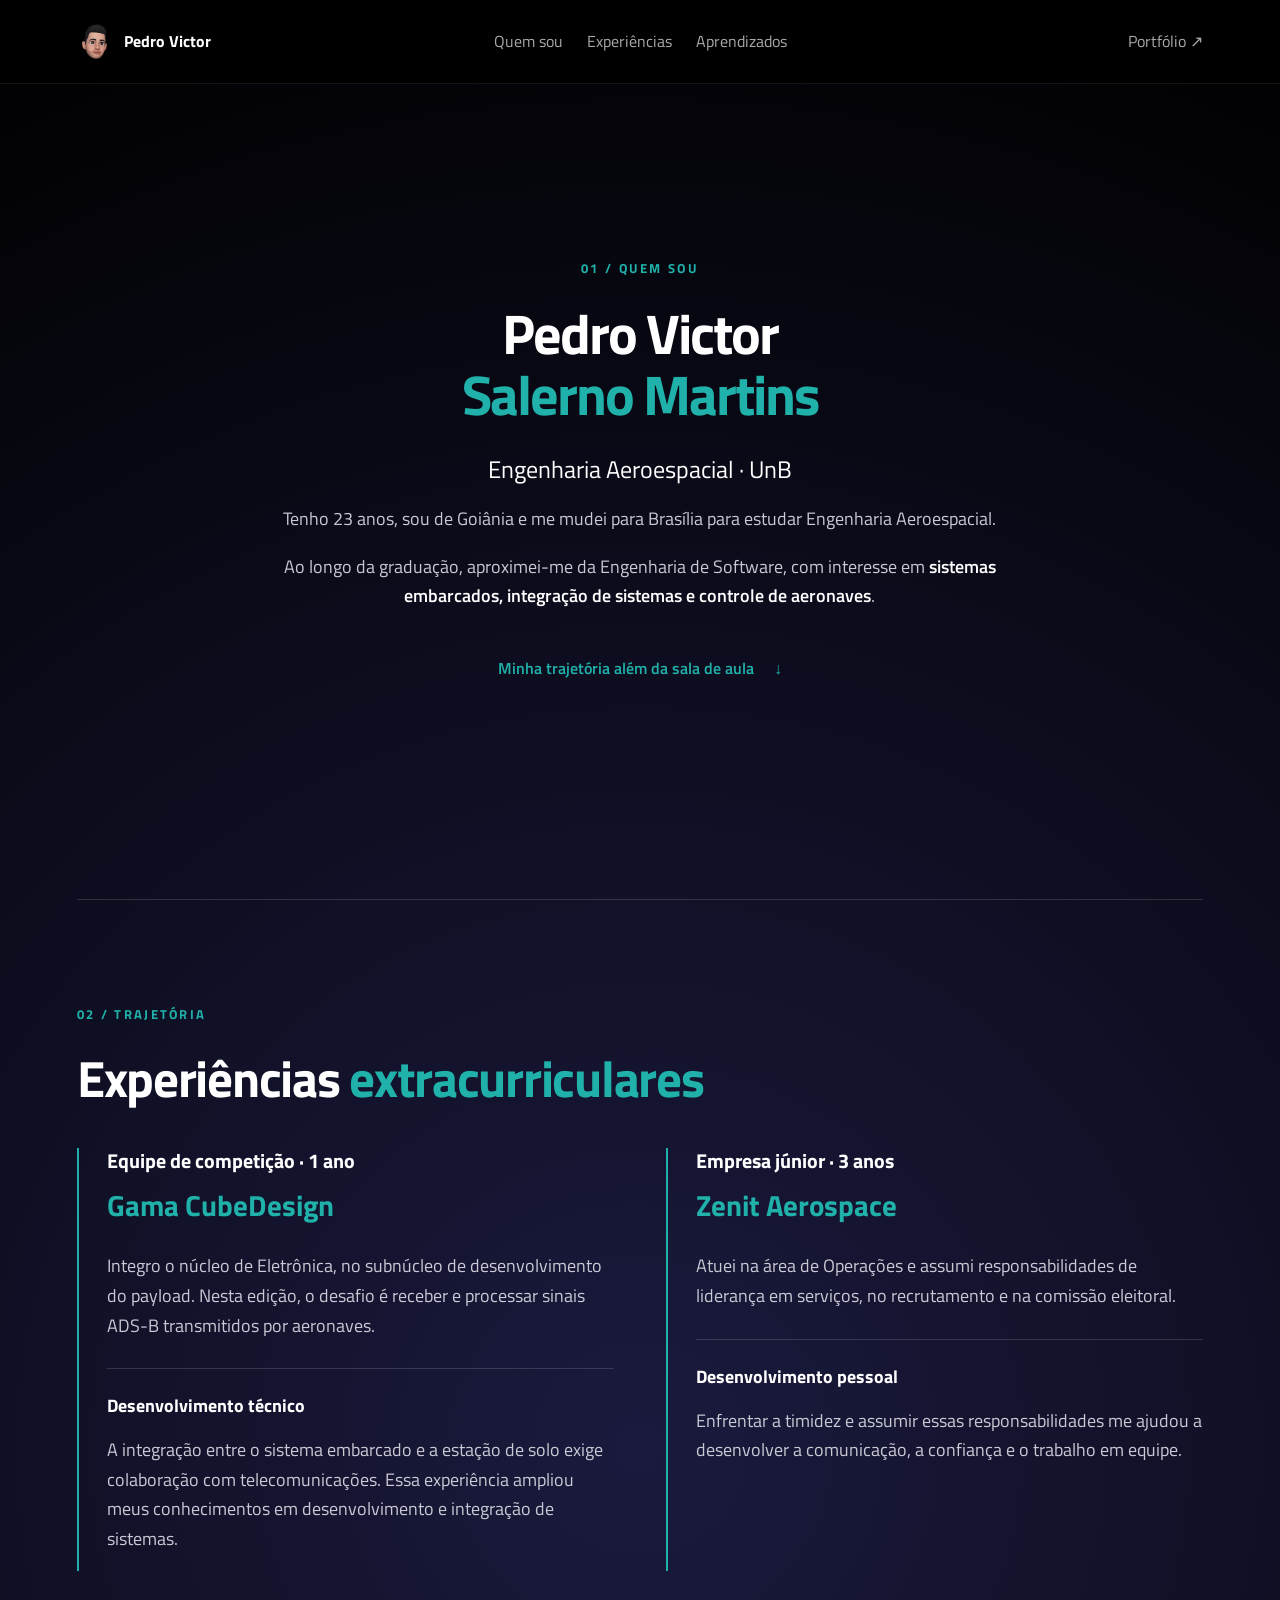
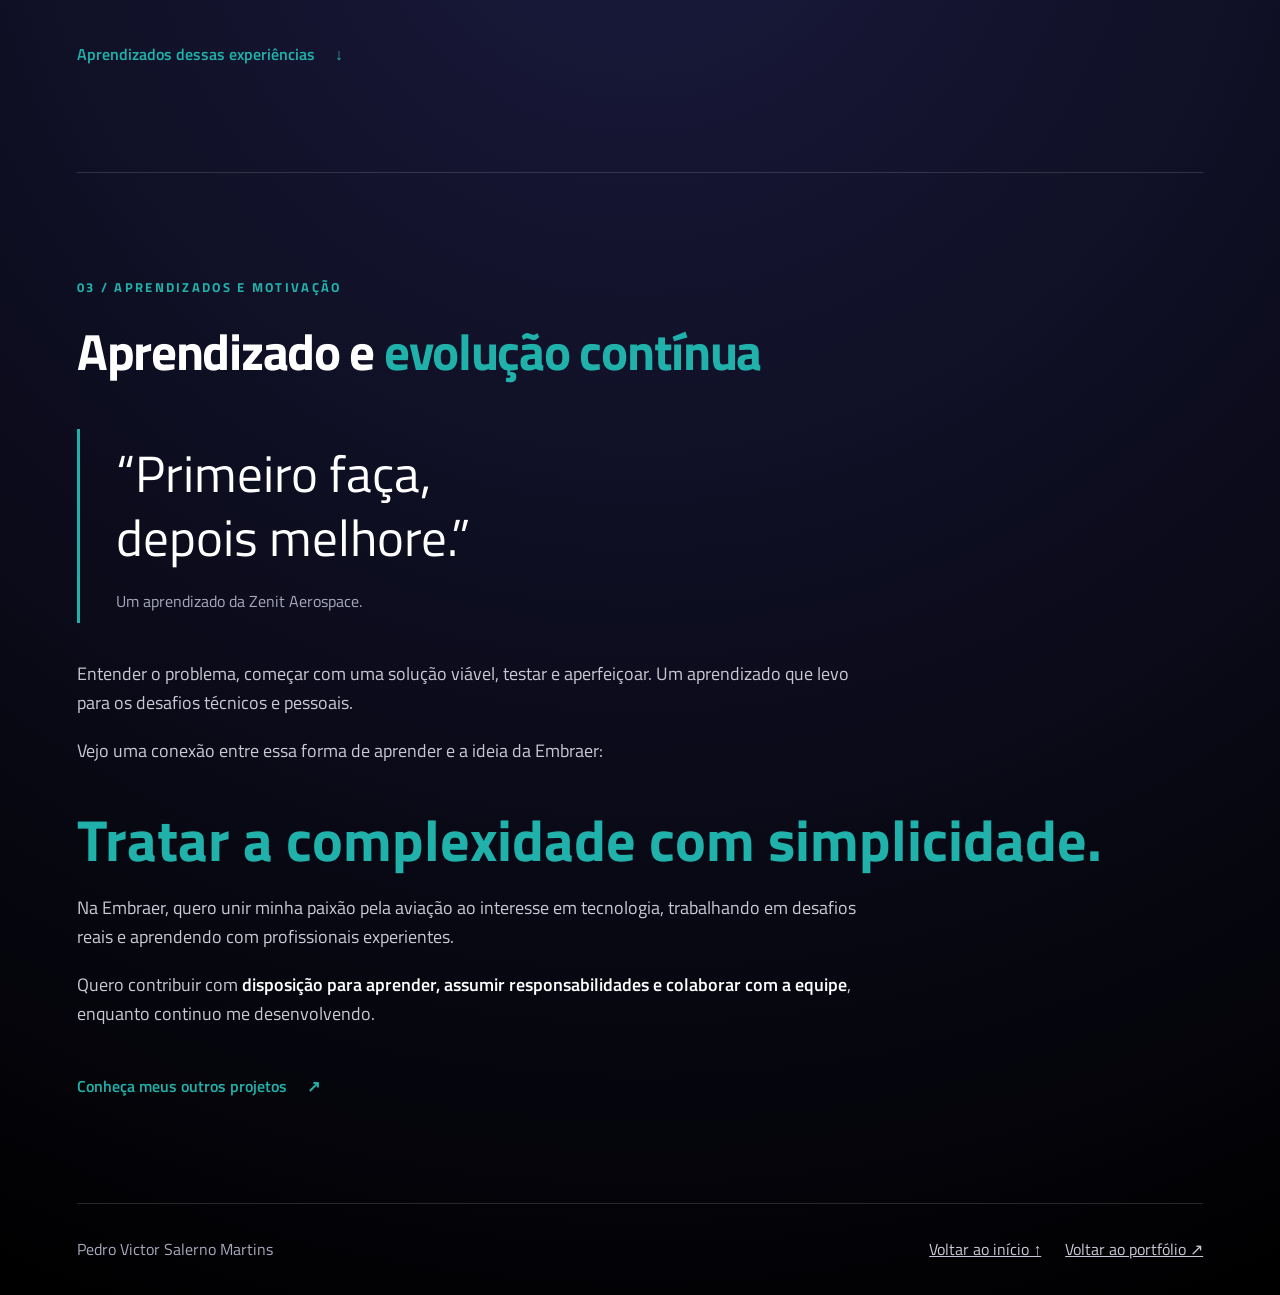
<file: apresentacao.html>
<!DOCTYPE html>
<html lang="pt-BR">
<head>
<meta charset="UTF-8"><meta name="viewport" content="width=device-width, initial-scale=1.0">
<title>Apresentação | Pedro Victor</title>
<meta name="description" content="Conheça minha trajetória em Engenharia Aeroespacial, meu interesse em software e o desenvolvimento do payload ADS-B no Gama CubeDesign.">
<link rel="preconnect" href="https://fonts.googleapis.com"><link rel="preconnect" href="https://fonts.gstatic.com" crossorigin>
<link href="https://fonts.googleapis.com/css2?family=Titillium+Web:wght@400;600;700;900&display=swap" rel="stylesheet">
<link rel="stylesheet" href="style.css"><link rel="stylesheet" href="apresentacao.css">
</head>
<body class="presentation">
<a class="skip-link" href="#quem-sou">Pular para o conteúdo</a>
<header><div class="interface nav"><a class="brand" href="index.html" aria-label="Voltar ao portfólio"><img src="imagens/foto_barraFuncoes.png" alt="" width="35" height="35"><span>Pedro Victor</span></a><nav class="section-nav" aria-label="Seções da apresentação"><ul><li><a href="#quem-sou">Quem sou</a></li><li><a href="#trajetoria">Experiências</a></li><li><a href="#motivacao">Aprendizados</a></li></ul></nav><a class="portfolio-link" href="index.html">Portfólio ↗</a></div></header>
<main>
<section class="chapter hero" id="quem-sou" aria-labelledby="title">
<div>
<p class="eyebrow">01 / QUEM SOU</p>
<h1 id="title">Pedro Victor<br><span>Salerno Martins</span></h1>
<p class="lead">Engenharia Aeroespacial · UnB</p>
<p>Tenho 23 anos, sou de Goiânia e me mudei para Brasília para estudar Engenharia Aeroespacial.</p>
<p>Ao longo da graduação, aproximei-me da Engenharia de Software, com interesse em <strong>sistemas embarcados, integração de sistemas e controle de aeronaves</strong>.</p>
<a class="next" href="#trajetoria">Minha trajetória além da sala de aula <span aria-hidden="true">↓</span></a>
</div>
</section>
<section class="chapter" id="trajetoria" aria-labelledby="trajectory-title">
<p class="eyebrow">02 / TRAJETÓRIA</p><h2 id="trajectory-title">Experiências <span>extracurriculares</span></h2>
<div class="trajectory">
<article>
<h3>Equipe de competição · 1 ano</h3>
<p class="milestone">Gama CubeDesign</p>
<p>Integro o núcleo de Eletrônica, no subnúcleo de desenvolvimento do payload. Nesta edição, o desafio é receber e processar sinais ADS-B transmitidos por aeronaves.</p>
<div class="experience-challenge">
<h4>Desenvolvimento técnico</h4>
<p>A integração entre o sistema embarcado e a estação de solo exige colaboração com telecomunicações. Essa experiência ampliou meus conhecimentos em desenvolvimento e integração de sistemas.</p>
</div>
</article>
<article>
<h3>Empresa júnior · 3 anos</h3>
<p class="milestone">Zenit Aerospace</p>
<p>Atuei na área de Operações e assumi responsabilidades de liderança em serviços, no recrutamento e na comissão eleitoral.</p>
<div class="experience-challenge">
<h4>Desenvolvimento pessoal</h4>
<p>Enfrentar a timidez e assumir essas responsabilidades me ajudou a desenvolver a comunicação, a confiança e o trabalho em equipe.</p>
</div>
</article>
</div>
<a class="next" href="#motivacao">Aprendizados dessas experiências <span aria-hidden="true">↓</span></a>
</section>
<section class="chapter motivation" id="motivacao" aria-labelledby="motivation-title">
<p class="eyebrow">03 / APRENDIZADOS E MOTIVAÇÃO</p><h2 id="motivation-title">Aprendizado e <span>evolução contínua</span></h2>
<blockquote>“Primeiro faça,<br>depois melhore.”<cite>Um aprendizado da Zenit Aerospace.</cite></blockquote>
<div class="reflection">
<p>Entender o problema, começar com uma solução viável, testar e aperfeiçoar. Um aprendizado que levo para os desafios técnicos e pessoais.</p>
<p>Vejo uma conexão entre essa forma de aprender e a ideia da Embraer:</p>
</div>
<h3 class="embraer-principle">Tratar a complexidade com simplicidade.</h3>
<div class="reflection">
<p>Na Embraer, quero unir minha paixão pela aviação ao interesse em tecnologia, trabalhando em desafios reais e aprendendo com profissionais experientes.</p>
<p>Quero contribuir com <strong>disposição para aprender, assumir responsabilidades e colaborar com a equipe</strong>, enquanto continuo me desenvolvendo.</p>
</div>
<a class="next" href="index.html#projetos">Conheça meus outros projetos <span aria-hidden="true">↗</span></a>
</section>
</main><footer class="presentation-footer"><p>Pedro Victor Salerno Martins</p><a href="#quem-sou">Voltar ao início ↑</a><a href="index.html">Voltar ao portfólio ↗</a></footer>
</body></html>
</file>
<file: style.css>
:root {
    --main-color: #20b2aa;
    --color-text: #ffffff;
    --back-black: #000;
    --back-blue: #1a1a3e;
}

*{
    margin: 0;
    padding: 0;
    box-sizing: border-box;
    font-family: 'Titillium Web', sans-serif;
}
body{
    background: radial-gradient(circle at center, #0a0a20, #000);
    
    height: 100%;
    overflow-x: hidden
}

.interface{
    padding: 1% 10%;
}

.flex{
    display:flex;
    align-items: center;

}
.nav{
    display: flex;
}

/*------------------------------------------------navBar-------------------------------------------------------*/
header > .interface{
    display: flex;
    align-items: center;
    justify-content: space-between;
    position: fixed;
    z-index: 100;
    width: 100%;
    background-color: var(--back-black);
}
header a{ 
    color:rgb(169, 169, 169);
    text-decoration: none;
    height: auto;

    display: inline-block;
    transition: .2s;
}

header a:hover{
    color: var(--color-text);
    transform: scale(1.1);
}

header nav ul{
    list-style-type: none;
}

header nav ul li{
    display: inline-block;
    padding: 0 20px;
    transition: .5s;
}

.logo img {
    width: 35px; 
    height: auto; 
    margin-left: 10%;
}

html {
    scroll-behavior: smooth;
  }

/*------------------------------------------------textoInicial-------------------------------------------------------*/
#inicio .flex {
    height: 100vh;
    display: flex;
    flex-wrap: wrap;
    align-items: center;
    justify-content: space-around;
}

#inicio .textoInicio {
    padding: 1% 1%;
    color: var(--color-text);
    max-width: 60%;
    width: 70%;
    background-color: var(--back-black);
    border-radius: 32px;
}

#l1{
    opacity: 0.6;
    font-size: 1.6rem;
}

#l2{
    color: var(--color-text);
    font-weight: 725;
    font-size: 3rem;
}

#l4{
    font-weight: 200;
    font-size: 1.8rem;  
}

#l4 samp{
    color: var(--main-color);
    font-size: 1.8rem; 
    font-weight: 900;
}

.imagemInicio{
    width: 300px;
    height: 400px;
    background-color: var(--back-blue);
    background-image: url(imagens/minhaFoto.jpg);
    background-size:cover;
    background-position: 1%;
    position: relative;
    border-radius: 32px;
}

/*------------------------------------------------Sobre Mim-------------------------------------------------------*/
#sobreMim{
    display: flex;
    height: 100vh;
    /*background-color: var(--back-black);*/
    align-items: center;
    justify-content: space-around;
}

#sobreMim .caixa{
    margin-top: 5%;
    padding: 3% 10%;
    background-color: var(--back-black);
    border-radius: 32px;
    align-items: center;
    justify-content: space-around;
}

#sobreMim .textoSobreMim{
    align-items: center;
    justify-content: space-around;
    margin: 2% 4%;
    color: var(--color-text);
}

#sobreMim .textoSobreMim p{
    margin: 2% 0;
    text-align: justify;
}

#sobreMim .textoSobreMim h1 span{
    font-size: 32px;
    color: var(--main-color);
}

/*------------------------------------------------projetos-------------------------------------------------------*/
/* ===== Seção Projetos ===== */
#projetos {
  display: flex;
  justify-content: center;
  align-items: center;
  height: 100vh;
  background-color: var(--back-black);
  position: relative;
}

/* remove o padding interno da interface nesta seção */
#projetos > .interface {
  padding: 0;
  width: 100%;
  display: flex;
  align-items: center;
  justify-content: center;
}

#projetos .caixa2 {
    display: flex;
    justify-content: center;
    color: var(--color-text);
}

#projetos .titulo h1 span{
    font-size: 32px;
    color: var(--main-color);
}

/* caixa principal centralizada */
#projetos .caixa1 {
  width: 80%;
  max-width: 1200px;
  height: 70vh;
  background-color: var(--back-blue);
  border-radius: 28px;
  display: flex;
  flex-direction: column;
  align-items: center;
  justify-content: flex-start;
  padding: 1rem;
  box-shadow: 0 0 20px rgba(0,0,0,0.5);
  overflow: hidden;
}

/* container interno com scroll horizontal */
#projetos .flex {
  display: flex;
  flex-wrap: nowrap;           /* impede quebra de linha */
  overflow-x: auto;            /* força rolagem horizontal */
  overflow-y: hidden;
  width: 100%;
  height: 100%;
  gap: 1.2rem;
  scroll-behavior: smooth;
  padding: 1rem;
  scroll-snap-type: x mandatory;
  -webkit-overflow-scrolling: touch;
}

/* ===== Layout horizontal dos projetos ===== */
/* ===== Container com rolagem ===== */
.projects-container {
  width: 100%;
  height: 70vh; /* altura visível — pode ajustar conforme desejar */
  overflow-y: auto; /* ativa rolagem vertical */
  padding-right: 0.5rem;
  box-sizing: border-box;
  scroll-behavior: smooth;
}

/* Barra de rolagem estilizada (funciona em navegadores baseados em WebKit e Firefox moderno) */
.projects-container::-webkit-scrollbar {
  width: 10px;
}
.projects-container::-webkit-scrollbar-thumb {
  background: rgba(255, 255, 255, 0.3);
  border-radius: 6px;
}
.projects-container::-webkit-scrollbar-thumb:hover {
  background: rgba(255, 255, 255, 0.5);
}
.projects-container::-webkit-scrollbar-track {
  background: rgba(255, 255, 255, 0.05);
}

.projects-grid {
  display: flex;
  flex-wrap: wrap;           /* permite quebrar linha em telas pequenas */
  justify-content: center;   /* centraliza horizontalmente */
  align-items: flex-start;
  gap: 2.5rem;               /* espaçamento entre os blocos */
  width: 100%;
  padding: 2rem;
  box-sizing: border-box;
}

/* Cada projeto (imagem + descrição lado a lado) */
.project-item {
  display: flex;
  align-items: center;
  gap: 1.5rem;
  background-color: rgba(255, 255, 255, 0.05);
  padding: 1.5rem;
  border-radius: 20px;
  box-shadow: 0 0 15px rgba(0,0,0,0.3);
  width: 48%;                /* dois projetos lado a lado */
  max-width: 700px;
  min-width: 400px;
  transition: transform 0.3s ease, box-shadow 0.3s ease;
}

.project-item:hover {
  transform: scale(1.02);
  box-shadow: 0 0 25px rgba(0,0,0,0.4);
}

/* Imagem do projeto */
.proj-photo {
  flex: 0 0 220px;
  height: 220px;
  border-radius: 16px;
  overflow: hidden;
  background-color: #111;
}
.proj-photo img {
  width: 100%;
  height: 100%;
  object-fit: cover;
}

/* Descrição do projeto */
.proj-desc {
  flex: 1;
  color: var(--color-text);
}
.proj-desc h3 {
  margin-bottom: .5rem;
  color: var(--main-color);
  font-size: 1.3rem;
}
.proj-desc p {
  font-size: .95rem;
  line-height: 1.4;
  text-align: justify;
}
.proj-desc .tools {
  margin-top: .4rem;
  font-size: .9rem;
  opacity: .85;
}
.proj-desc a {
  margin-top: .6rem;
  color: var(--color-text);
  text-decoration: underline;
  font-weight: 600;
  display: inline-block;
}
.proj-desc a {
  position: relative;
  z-index: 5; /* garante prioridade de clique */
  pointer-events: auto;
}
.projects-container,
.caixa1 {
  pointer-events: auto;
}


/* ===== Responsividade ===== */
@media (max-width: 950px) {
  .projects-grid {
    flex-direction: column;  /* empilha os projetos no mobile */
    align-items: center;
  }

  .project-item {
    width: 90%;
    flex-direction: column;
    text-align: center;
  }

  .proj-photo {
    width: 100%;
    height: 220px;
  }
}



#p1, #p2, #p3 {
    margin: 0;
    text-align: center; /* Centraliza texto */
}

#p1 {
    font-size: 1.8rem;
    font-weight: 900;
    margin-bottom: 1rem; /* Adicionado espaço abaixo */
}

#p2 {
    color: var(--color-text);
    font-size: 1rem;
    font-weight: 400;
   
}

#p3{
    color: var(--color-text);
    font-size: 1.5rem;
    font-weight: 600;
    margin-top: 1rem; /* Espaçamento acima */
    display: block; /* Transforma o link em bloco para ocupar toda a largura disponível */
}
#p3 a{
    color: var(--color-text)
}
.descricao {
    padding: 1% 1%;
    width: 90%;
    border-radius: 20px;
    text-align: center;
}

.ferramentas {
    width: 40%;
    border-radius: 32px;
    opacity: .7;
    text-align: center;
}



/*------------------------------------------------rodape-------------------------------------------------------*/
footer{
    padding: 20px 0;
}

.emoteRodape img{
    width: 100px; 
    height: auto;
}

.rodape .btnRedeSociais button{
    width: 50px;
    height: 50px;
    margin: 0 6px;
    border-radius: 50%;
    border: 0;
    font-size: 32px;
    background-color: var(--main-color);
    cursor: pointer;
}

footer .flex{
    justify-content: space-between;
}

footer .rodape{
    padding: 20px 0;
}

footer .rodape p i{
    color: var(--main-color);
}

footer .rodape p a{
    margin-left: 4px;
    color: var(--color-text);
}

.rodape .btnRedeSociais button i.fab.fa-github{
    color: var(--back-black);
}

.rodape .btnRedeSociais button i.fab.fa-linkedin-in{
    color: var(--back-black);
}

.borda{
    border-top: 2px solid var(--main-color);
}

/*------------------------------------------------Interatividade-------------------------------------------------------*/
@media screen and (max-width:936px){
    #inicio .flex{
        margin-top: 30%;
        height: auto;
    }

    #inicio .textoInicio p{
        font-size: 1.7rem;
        padding: 3% 3%;
    }

    #sobreMim {
       height: 120vh;
    }

    #sobreMim .interface{
        padding: 15% 10%;
    }

    #projetos .interface{
        padding: 15%;
    }
}

html {
  scroll-behavior: smooth;
}

.revealed {
  animation: fadeIn 0.8s ease forwards;
}

@keyframes fadeIn {
  from {
    opacity: 0;
    transform: translateY(20px);
  }
  to {
    opacity: 1;
    transform: translateY(0);
  }
}


body {
  background: radial-gradient(circle at center, #1a1a3e, #000);
  transition: background 0.2s ease;
  height: 100%;
  overflow-x: hidden;
}


/* ===== Flex (container dos projetos) - scrollbar visível e estilizada ===== */
#projetos .flex {
  display: flex;
  flex-wrap: nowrap;
  overflow-x: auto;     /* permite rolagem horizontal */
  overflow-y: hidden;
  width: 100%;
  height: 100%;
  gap: 1.2rem;
  padding: 1rem;
  padding-bottom: 22px; /* deixa espaço para a barra de rolagem */
  scroll-behavior: smooth;
  scroll-snap-type: x mandatory;
  -webkit-overflow-scrolling: touch;
}

/* ===== WebKit (Chrome, Edge, Safari) ===== */
#projetos .flex::-webkit-scrollbar {
  height: 12px;                 /* altura da barra horizontal */
}

#projetos .flex::-webkit-scrollbar-track {
  background: rgba(255,255,255,0.04);
  border-radius: 10px;
  margin: 3px 0;                /* espaço entre track e bordas da div */
}

#projetos .flex::-webkit-scrollbar-thumb {
  background: linear-gradient(90deg, rgba(32,178,170,0.9), rgba(26,26,62,0.9));
  border-radius: 10px;
  border: 2px solid rgba(0,0,0,0.15);
  min-width: 30px;
}

/* Thumb hover */
#projetos .flex::-webkit-scrollbar-thumb:hover {
  filter: brightness(1.05);
}

/* ===== Firefox ===== */
#projetos .flex {
  scrollbar-width: thin;
  scrollbar-color: rgba(32,178,170,0.9) rgba(255,255,255,0.04);
}

/* opcional: deixa o contêiner com fundo levemente translúcido onde a scrollbar fica */
#projetos .flex::after {
  content: "";
  position: absolute;
  pointer-events: none;
}

/* Navegação com acesso à apresentação. */
@media (max-width: 760px) {
  header > .interface.nav { padding: 12px 4%; gap: 16px; }
  header .nav > .flex { min-width: 0; }
  header .navb ul { display: flex; flex-wrap: wrap; justify-content: flex-end; gap: 8px 14px; }
  header .navb ul li { padding: 0; font-size: .9rem; }
  header .logo { flex-shrink: 0; }
}

/* Layout fluido para celulares, tablets e computadores. */
html { scroll-padding-top: 110px; }
body { overflow-wrap: break-word; }
.interface { width: 100%; max-width: 1440px; margin-inline: auto; padding: 24px clamp(20px, 6vw, 88px); }
header > .interface.nav { max-width: none; top: 0; padding: 12px clamp(16px, 5vw, 72px); gap: 20px; }
header .navb ul { display: flex; flex-wrap: wrap; justify-content: flex-end; gap: 4px 20px; }
header .navb ul li { padding: 0; }
header nav a { padding-block: 10px; }
header .logo { flex-shrink: 0; }
header .nav > .flex { min-width: 0; }
#inicio .flex { min-height: 100svh; height: auto; margin-top: 0; padding-block: 110px 48px; gap: 40px; flex-wrap: nowrap; }
#inicio .textoInicio { width: auto; max-width: none; flex: 1; min-width: 0; padding: 24px; }
#inicio .textoInicio #l1 { font-size: clamp(1.15rem, 2vw, 1.6rem); }
#inicio .textoInicio #l2 { font-size: clamp(2rem, 4vw, 3rem); line-height: 1.15; }
#inicio .textoInicio #l4, #inicio .textoInicio #l4 samp { font-size: clamp(1.2rem, 2.2vw, 1.8rem); }
.imagemInicio { width: min(300px, 100%); height: auto; aspect-ratio: 3 / 4; flex-shrink: 0; }
#sobreMim { height: auto; min-height: 80svh; padding-block: 48px; }
#sobreMim .interface { padding: 24px clamp(20px, 6vw, 88px); }
#sobreMim .caixa { margin-top: 0; padding: clamp(24px, 5vw, 64px); }
#sobreMim .textoSobreMim { margin: 0; }
#sobreMim .textoSobreMim p { text-align: left; line-height: 1.7; margin-block: 20px; }
#projetos { height: auto; padding-block: 64px; }
#projetos > .interface { padding: 0 clamp(16px, 4vw, 64px); }
#projetos .caixa1 { width: 100%; height: auto; max-width: 1280px; padding: clamp(16px, 3vw, 36px); overflow: visible; }
#projetos .titulo { text-align: center; }
#projetos .flex { display: block; height: auto; padding: 0; overflow: visible; scroll-snap-type: none; }
#projetos .flex::after { content: none; }
.projects-container { height: auto; padding: 0; overflow: visible; }
.projects-grid { display: grid; grid-template-columns: repeat(2, minmax(0, 1fr)); gap: 24px; padding: 28px 0 0; }
.project-item { width: 100%; min-width: 0; max-width: none; height: 100%; flex-direction: column; align-items: stretch; padding: clamp(16px, 2vw, 24px); }
.proj-photo { flex: none; width: 100%; height: auto; aspect-ratio: 16 / 10; }
.proj-desc { min-width: 0; }
.proj-desc p { text-align: left; line-height: 1.6; }
.proj-desc a { padding-block: 10px; }
footer .flex { gap: 24px; flex-wrap: wrap; }
footer .rodape p a { overflow-wrap: anywhere; }
@media (max-width: 760px) {
  #inicio .flex { flex-direction: column; padding-top: 112px; gap: 32px; }
  #inicio .textoInicio { width: 100%; }
  #inicio .textoInicio p { padding: 0; }
  #sobreMim { min-height: 0; padding-block: 24px; }
  .projects-grid { grid-template-columns: minmax(0, 1fr); }
  .project-item { text-align: left; }
  header .navb ul { gap: 0 14px; }
  header .navb a { font-size: .9rem; }
}
@media (prefers-reduced-motion: reduce) {
  html { scroll-behavior: auto; }
  *, *::before, *::after { animation: none !important; transition: none !important; }
}
</file>
<file: apresentacao.css>
/* A apresentação reutiliza a paleta e a tipografia do portfólio. */
.presentation { color: var(--color-text); line-height: 1.65; }
.presentation header > .interface { padding: 16px max(6%, calc((100% - 1160px) / 2)); border-bottom: 1px solid #ffffff14; gap: 20px; }
.brand { display: flex; align-items: center; gap: 12px; font-weight: 700; color: white; }
.brand img { object-fit: contain; }
.presentation header nav ul { display: flex; gap: 24px; }
.presentation header nav ul li { padding: 0; }
.presentation [aria-current="page"] { color: var(--main-color); }
.presentation a:focus-visible { outline: 2px solid var(--main-color); outline-offset: 6px; }
.skip-link { position: fixed; top: -80px; left: 20px; z-index: 200; background: black; color: white; padding: 12px; }
.skip-link:focus { top: 12px; }
.chapter { max-width: 1160px; width: 88%; margin: auto; padding: 104px 0; scroll-margin-top: 78px; border-bottom: 1px solid #ffffff24; }
.hero { display: grid; grid-template-columns: 1.5fr 1fr; align-items: center; gap: 80px; min-height: 100svh; padding-top: 144px; }
.eyebrow { color: var(--main-color); font-size: .8rem; font-weight: 700; letter-spacing: .18em; margin-bottom: 24px; }
.presentation h1 { font-size: clamp(2.5rem, 4.4vw, 4.5rem); line-height: 1.08; letter-spacing: -.035em; margin-bottom: 28px; }
.presentation h2 { font-size: clamp(2rem, 4vw, 3.6rem); line-height: 1.15; letter-spacing: -.025em; margin-bottom: 40px; }
.presentation h1 span, .presentation h2 span { color: var(--main-color); }
.presentation h3 { font-size: 1.4rem; margin-bottom: 12px; line-height: 1.3; }
.chapter p:not(.eyebrow):not(.milestone) { color: #c9c9d5; font-size: 1.12rem; margin-bottom: 18px; max-width: 780px; }
.chapter .lead { font-size: 1.5rem !important; color: white !important; line-height: 1.4; }
.chapter strong { color: white; font-weight: 600; }
.portrait img { width: 100%; height: 440px; object-fit: cover; border-radius: 32px; display: block; }
.presentation figcaption { font-size: .85rem; color: #a8a8bc; margin-top: 16px; }
.next { color: var(--main-color); text-decoration: none; display: inline-flex; gap: 20px; align-items: center; margin-top: 26px; font-weight: 600; }
.next:hover { color: white; }
.trajectory { display: grid; grid-template-columns: 1fr 1fr; gap: 64px; margin-bottom: 44px; }
.trajectory article { border-left: 2px solid var(--main-color); padding-left: 28px; }
.milestone { color: var(--main-color); font-size: 1.8rem; font-weight: 700; margin-bottom: 6px; }
.project-story { background: #0009; border-radius: 32px; padding: 36px 44px; }
.project-story .eyebrow { margin-bottom: 16px; }
.motivation blockquote { border-left: 3px solid var(--main-color); padding: 12px 0 12px 36px; font-size: clamp(2rem, 4vw, 3.5rem); line-height: 1.25; margin: 48px 0 36px; }
.motivation cite { display: block; font-size: 1rem; color: #a8a8bc; font-style: normal; margin-top: 22px; }
.architecture { background: var(--back-black); border-radius: 32px; padding: 36px; margin: 36px 0; }
.architecture ol { list-style: none; display: grid; grid-template-columns: repeat(3, 1fr); gap: 36px; }
.architecture li { border-top: 2px solid var(--main-color); padding-top: 18px; }
.step { display: block; color: var(--main-color); font-size: .9rem; margin-bottom: 12px; }
.presentation-footer { width: 88%; max-width: 1160px; margin: auto; display: flex; flex-wrap: wrap; gap: 24px; padding: 32px 0; color: #a8a8bc; }
.presentation-footer p { margin-right: auto; }
.presentation-footer a { color: #c9c9d5; }
@media(max-width: 760px) { .hero { grid-template-columns: 1fr; gap: 36px; } .chapter { padding: 72px 0; } .hero { padding-top: 132px; } .portrait { max-width: 380px; } .portrait img { height: 360px; } .trajectory { grid-template-columns: 1fr; gap: 30px; } .architecture ol { grid-template-columns: 1fr; gap: 24px; } .project-story, .architecture { padding: 28px; } .motivation blockquote { padding-left: 22px; } .brand span { display: none; } .presentation header nav ul { gap: 18px; } }
@media(prefers-reduced-motion: reduce) { html { scroll-behavior: auto; } }

/* Experiências e desafios apresentados em paralelo. */
.trajectory h3 { font-size: 1.25rem; margin-bottom: 8px; }
.trajectory .milestone { margin-bottom: 22px; }
.experience-challenge { margin-top: 28px; padding-top: 24px; border-top: 1px solid #ffffff24; }
.experience-challenge h4 { color: white; font-size: 1.12rem; line-height: 1.45; margin-bottom: 16px; }
.chapter p.embraer-principle { color: var(--main-color); font-size: clamp(1.2rem, 2.7vw, 2rem); font-weight: 700; max-width: none; margin-top: 40px; }

/* Foto com as mesmas proporções e enquadramento do portfólio. */
.presentation .portrait { width: 300px; max-width: 100%; justify-self: center; }
.presentation .portrait img { width: 300px; max-width: 100%; height: 400px; object-fit: cover; object-position: 1% center; border-radius: 32px; background-color: var(--back-blue); }
.chapter p.embraer-principle {font-size: clamp(2rem, 4vw, 3.5rem);font-weight: 700;line-height: 1.2;}
.presentation header > .interface.nav { display: grid; grid-template-columns: 1fr auto 1fr; gap: 24px; }
.presentation .section-nav { justify-self: center; }
.presentation .portfolio-link { justify-self: end; }
@media (max-width: 760px) {
  .presentation header > .interface.nav { grid-template-columns: 1fr 1fr; gap: 10px 16px; padding: 12px 6%; }
  .presentation .section-nav { grid-column: 1 / -1; grid-row: 2; }
  .presentation .portfolio-link { grid-column: 2; grid-row: 1; }
  .presentation .section-nav ul { gap: 22px; }
  .presentation .section-nav a { font-size: .9rem; }
  .presentation .chapter { scroll-margin-top: 112px; }
  .presentation .hero { padding-top: 156px; }
}

/* A grade não força largura mínima e se reorganiza em tablets. */
.presentation .hero { grid-template-columns: minmax(0, 1.5fr) minmax(0, 1fr); gap: clamp(28px, 5vw, 80px); }
.presentation .hero > *, .trajectory > * { min-width: 0; }
.presentation .trajectory { grid-template-columns: repeat(2, minmax(0, 1fr)); gap: clamp(24px, 4vw, 64px); }
.presentation .portrait img { width: 100%; height: auto; aspect-ratio: 3 / 4; }
.presentation header > .interface.nav { grid-template-columns: minmax(0, 1fr) auto minmax(0, 1fr); }
.presentation header a { padding-block: 8px; }
.presentation .brand { line-height: 1.2; }
.presentation h1, .presentation h2, .presentation blockquote { overflow-wrap: anywhere; }
@media (max-width: 960px) {
  .presentation .hero { grid-template-columns: minmax(0, 1fr); gap: 36px; }
  .presentation .hero .portrait { justify-self: center; }
  .presentation .brand span { display: none; }
}
@media (max-width: 760px) {
  .presentation header > .interface.nav { grid-template-columns: 1fr 1fr; gap: 4px 16px; padding: 8px 6%; }
  .presentation .trajectory { grid-template-columns: minmax(0, 1fr); gap: 36px; }
  .presentation .section-nav ul { gap: clamp(10px, 4vw, 22px); }
  .presentation .hero { padding-top: 164px; }
  .presentation .chapter { scroll-margin-top: 128px; }
  .presentation .trajectory article { padding-left: 20px; }
}

/* Subtítulo final: independente das regras de tamanho dos parágrafos. */
.presentation .chapter h3.embraer-principle {
  font-size: clamp(2rem, 4.5vw, 3.6rem);
  line-height: 1.2;
  font-weight: 700;
  color: var(--main-color);
  margin: 40px 0 18px;
  max-width: none;
}

/* Introdução sem fotografia. */
.presentation .hero { grid-template-columns: minmax(0, 1fr); }
.presentation .hero > div { max-width: 800px; }

/* Centralização da apresentação pessoal. */
.presentation .hero > div { width: 100%; margin-inline: auto; text-align: center; }
.presentation .hero p { margin-inline: auto; }
</file>
